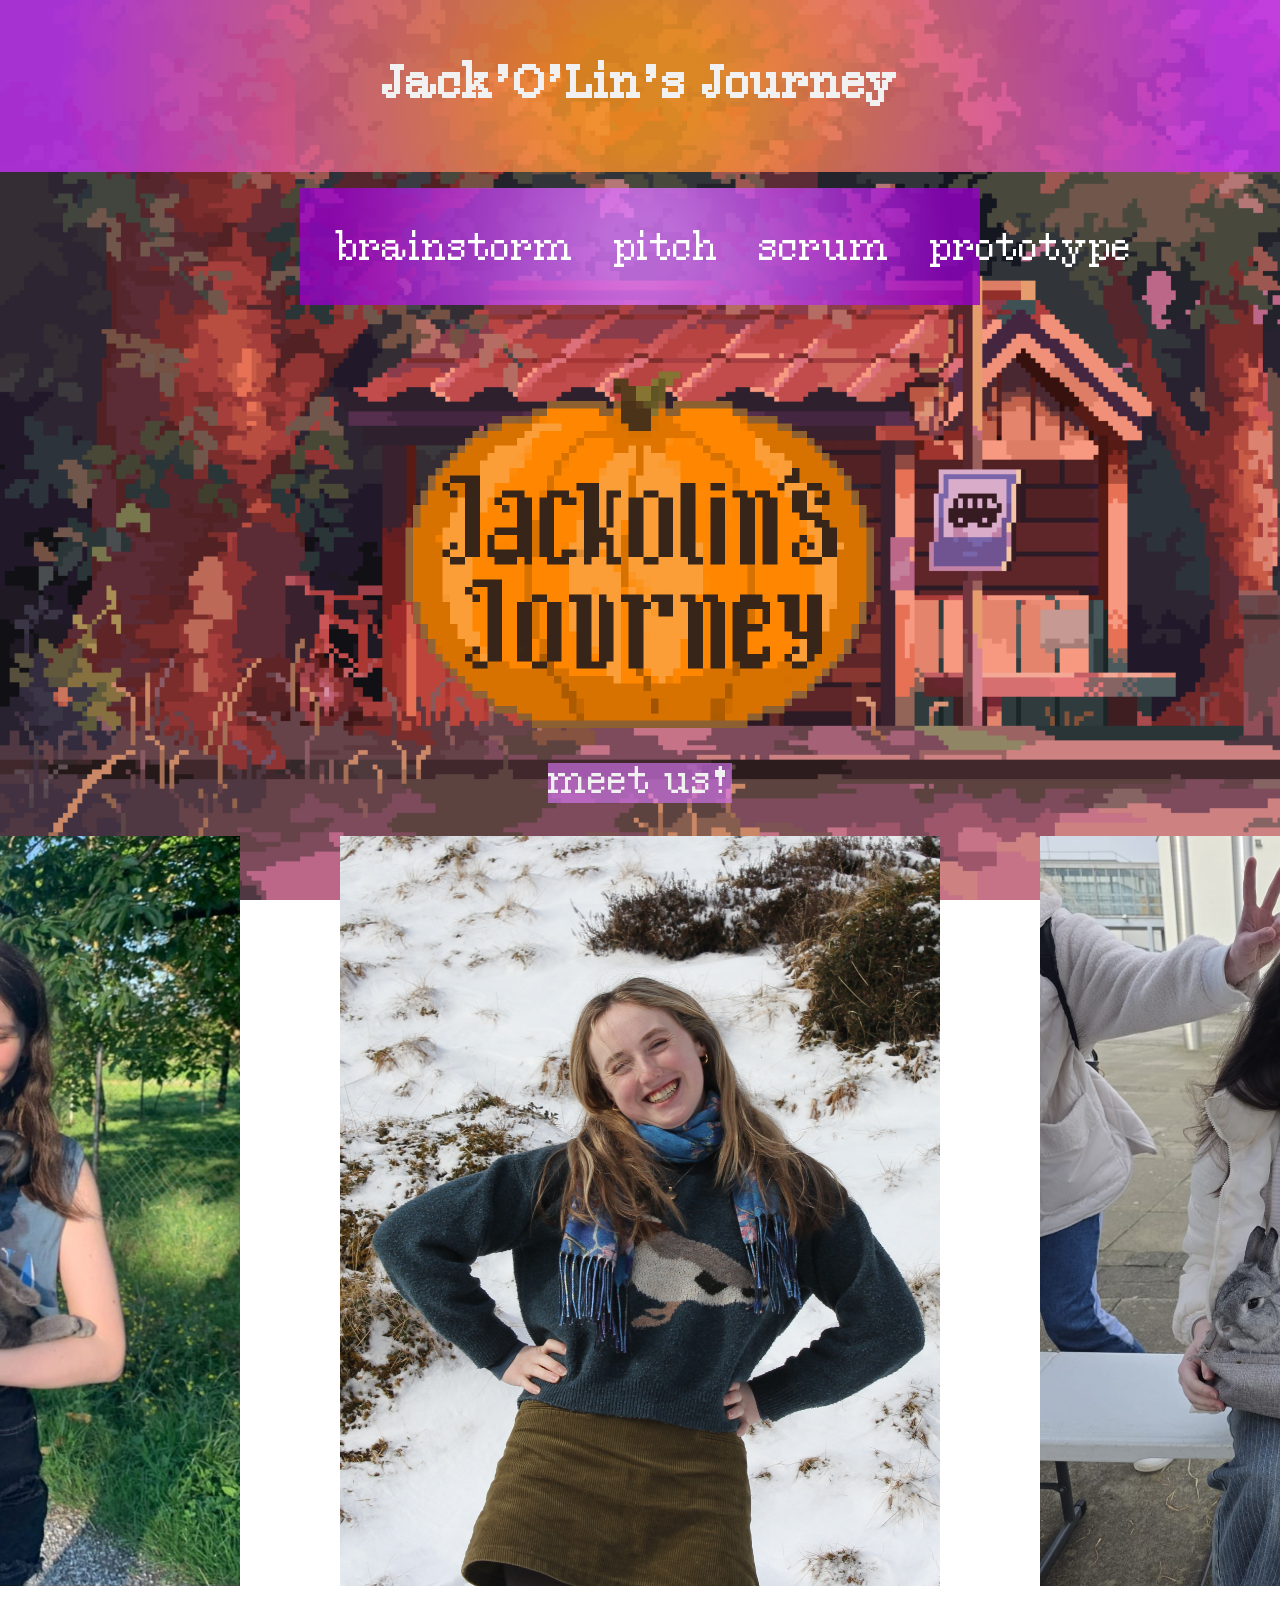
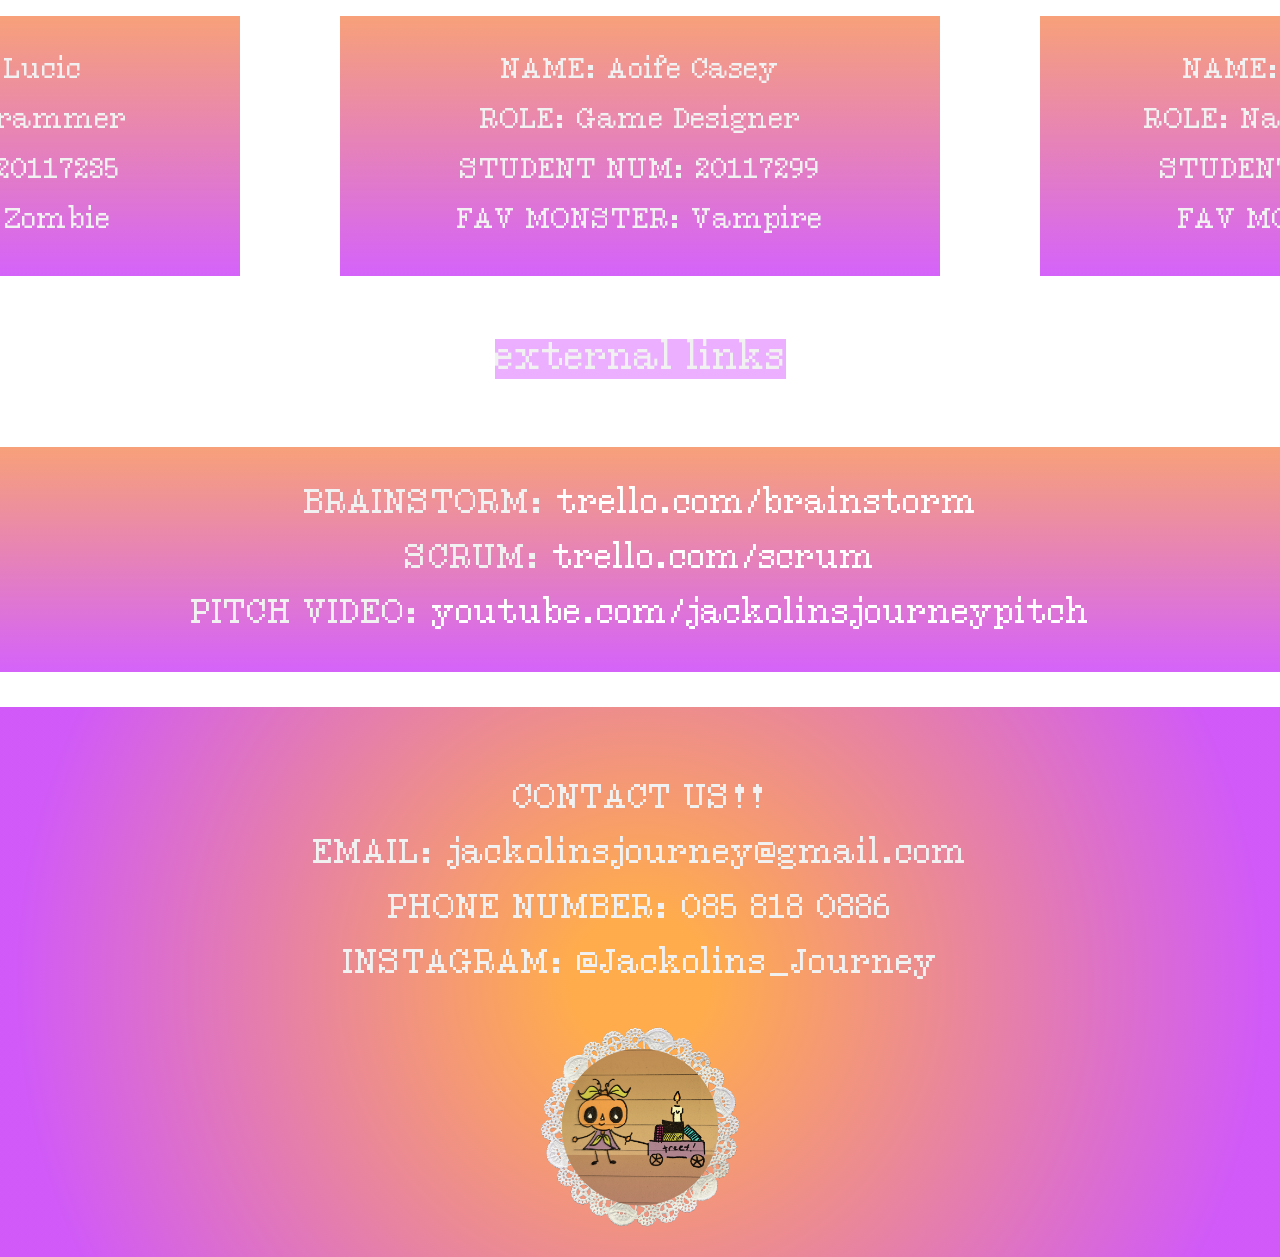
<file: index.html>
<!DOCTYPE html>
<html lang="en">
<head>
    <meta charset="UTF-8">
    <meta name="viewport" content="width=device-width, initial-scale=1.0">
    <link rel ="stylesheet" href="css/style.css">
    <div class="indexheader">
        <h1>Jack'O'Lin's Journey</h1>
    </div>
</head>
<body>
    <nav>
        <dl id="menu">
            <dt><a id="linkbox" href= "brainstorm.html">brainstorm</a></dt>
            <dt><a id="linkbox" href= "pitch.html">pitch</a></dt>
            <dt><a id="linkbox" href= "scrum.html">scrum</a></dt>
            <dt><a id="linkbox" href= "prototype.html">prototype</a></dt>
        </dl>
    </nav>
    
    <main class="index">
        <div id="title"><img src="images/logo.png" width="500px"></div>
        <div id="title">
            <h2 class="index">meet us!</h2>
        </div>
        <div class="bio">
            <div class="paragraphs">
                <img src="./images/karla.jpg" alt="ew" width="600px" height="750px">
                <p class="infobox">
                    NAME: Karla Lucic<br>
                    ROLE: Lead Programmer<br>
                    STUDENT NUM: 20117235<br>
                    FAV MONSTER: Zombie<br>
                </p>
            </div>

            <div class="paragraphs">
                <img src="./images/aoife.jpg" alt="ew" width="600px">
                <p class="infobox">
                    NAME: Aoife Casey<br>
                    ROLE: Game Designer<br>
                    STUDENT NUM: 20117299<br>
                    FAV MONSTER: Vampire<br>
                </p>
            </div>

            <div class="paragraphs">
                <img src="./images/kianna.jpg" alt="ew" width="600px"height="750px">
                <p class="infobox">
                    NAME: Kianna Croke<br>
                    ROLE: Narrative Designer<br>
                    STUDENT NUM: 20117735<br>
                    FAV MONSTER: Ghost<br>
                </p>
            </div>
        </div>

        <div id="title">
            <h2>external links</h2>
        </div>
        <div class="paragraphs">
            <p class="largeinfobox">
                BRAINSTORM: <a href="https://trello.com/invite/b/6ab63ac9114794ce65337733/ATTI94c0df93cc82462748995a28cef57c52E20430DF/countdown-brainstorm">trello.com/brainstorm</a>​<br>
                SCRUM: <a href="https://trello.com/invite/b/6ab63b25fa4d3e13791585ab/ATTId1c691dce2ce1957846fd5725b6e0a2bC73854FC/countdown-scrum">trello.com/scrum</a>​<br>
                PITCH VIDEO: <a href="https://youtu.be/T-R5lNdUUc0?si=zIbk7ZyVXl_-Hc-D">youtube.com/jackolinsjourneypitch</a>​<br>
            </p>
        </div>

    </main>

<footer>
    <div class="indexfooter">
        <p class="footertext">
            CONTACT US!!<br>
            EMAIL: jackolinsjourney@gmail.com​<br>
            PHONE NUMBER:  085 818 0886​<br>
            INSTAGRAM:  @Jackolins_Journey​
        </p>
        <img src="images/lace.png" width="200px">
    </div>
</footer>

</body>
</html>
</file>
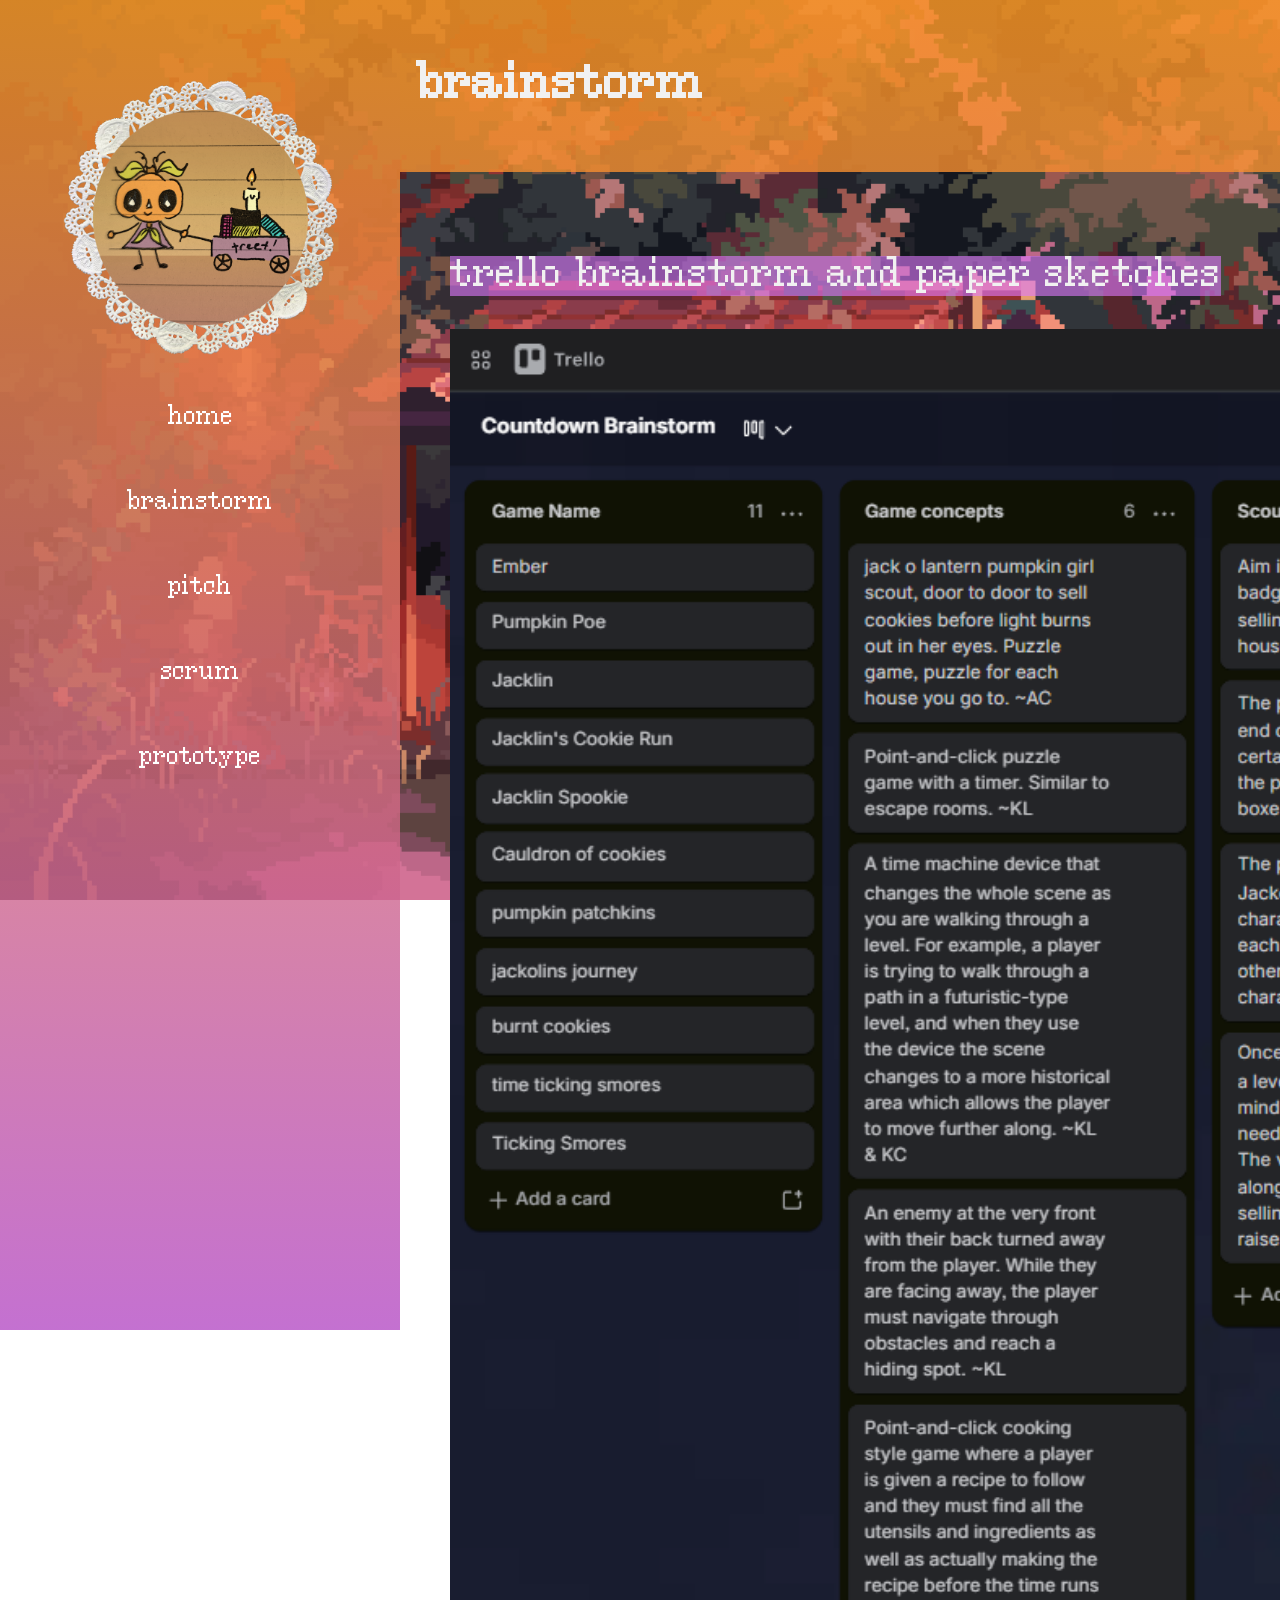
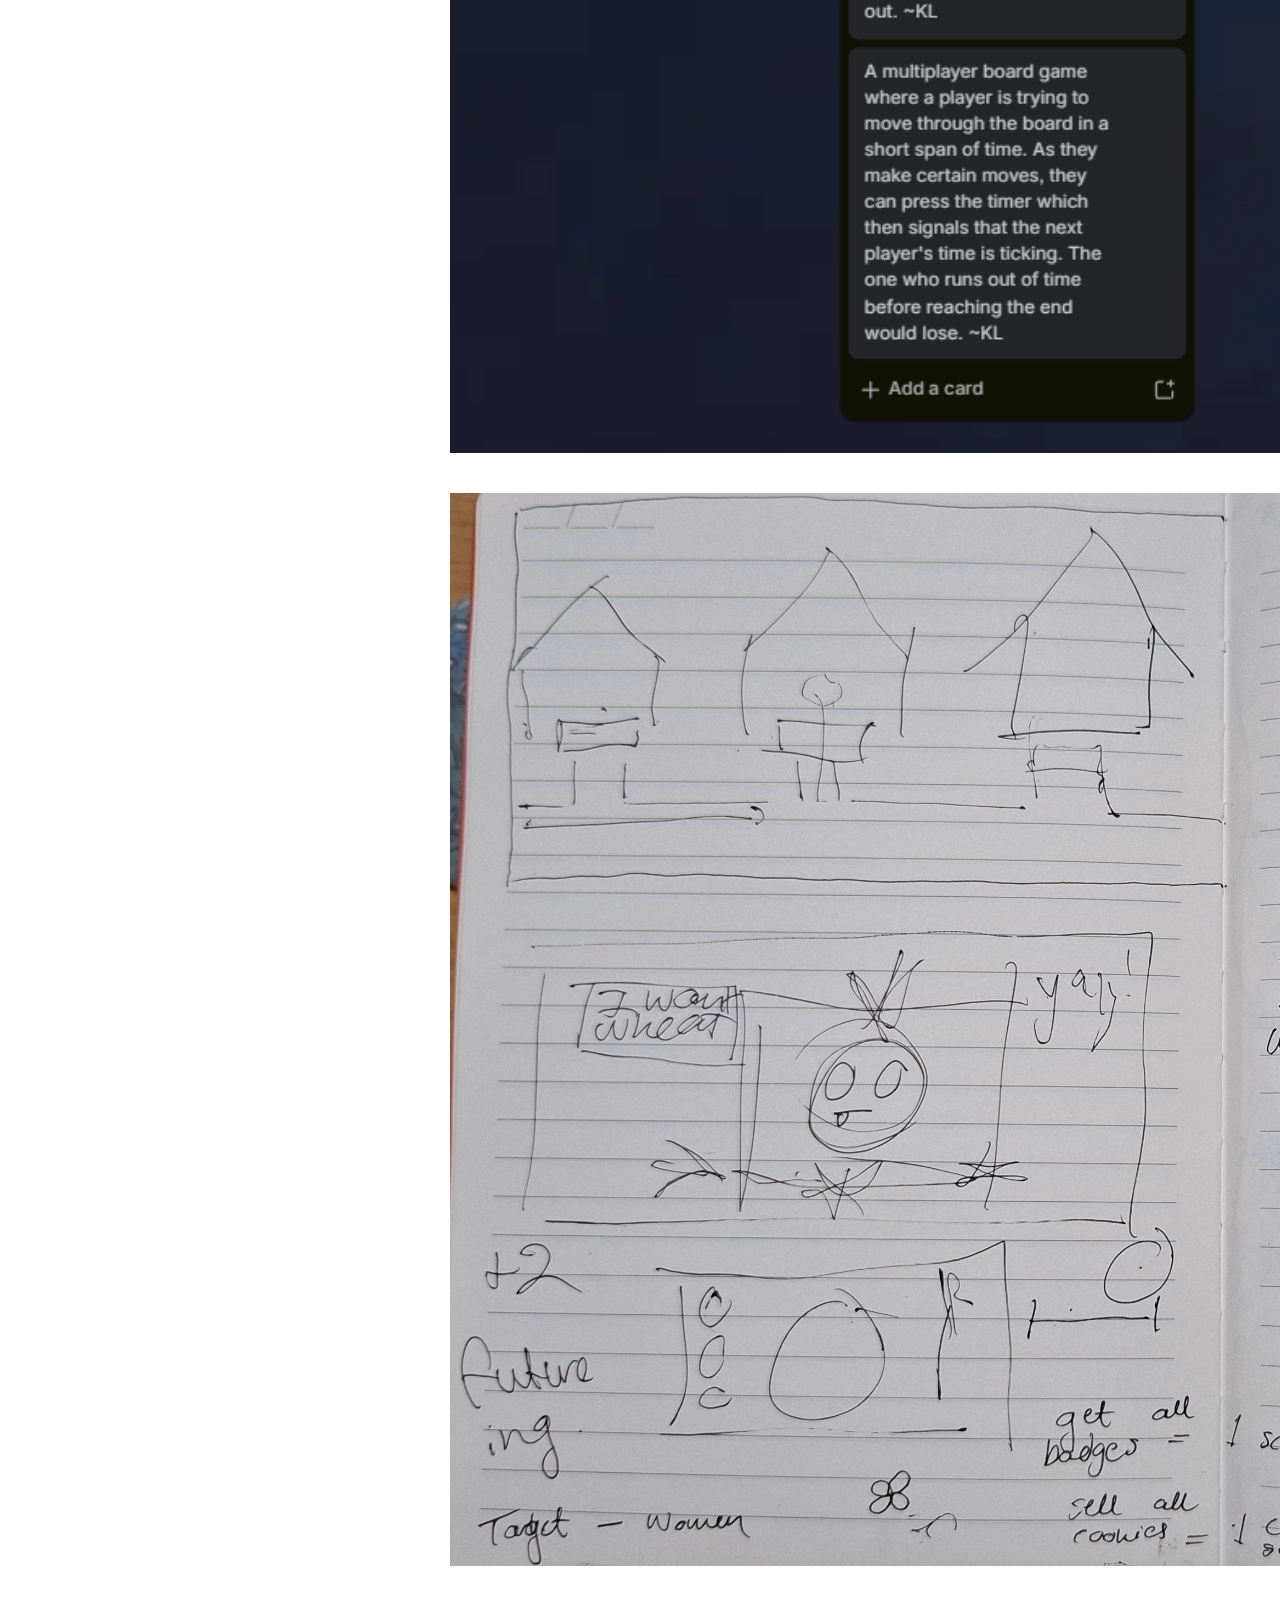
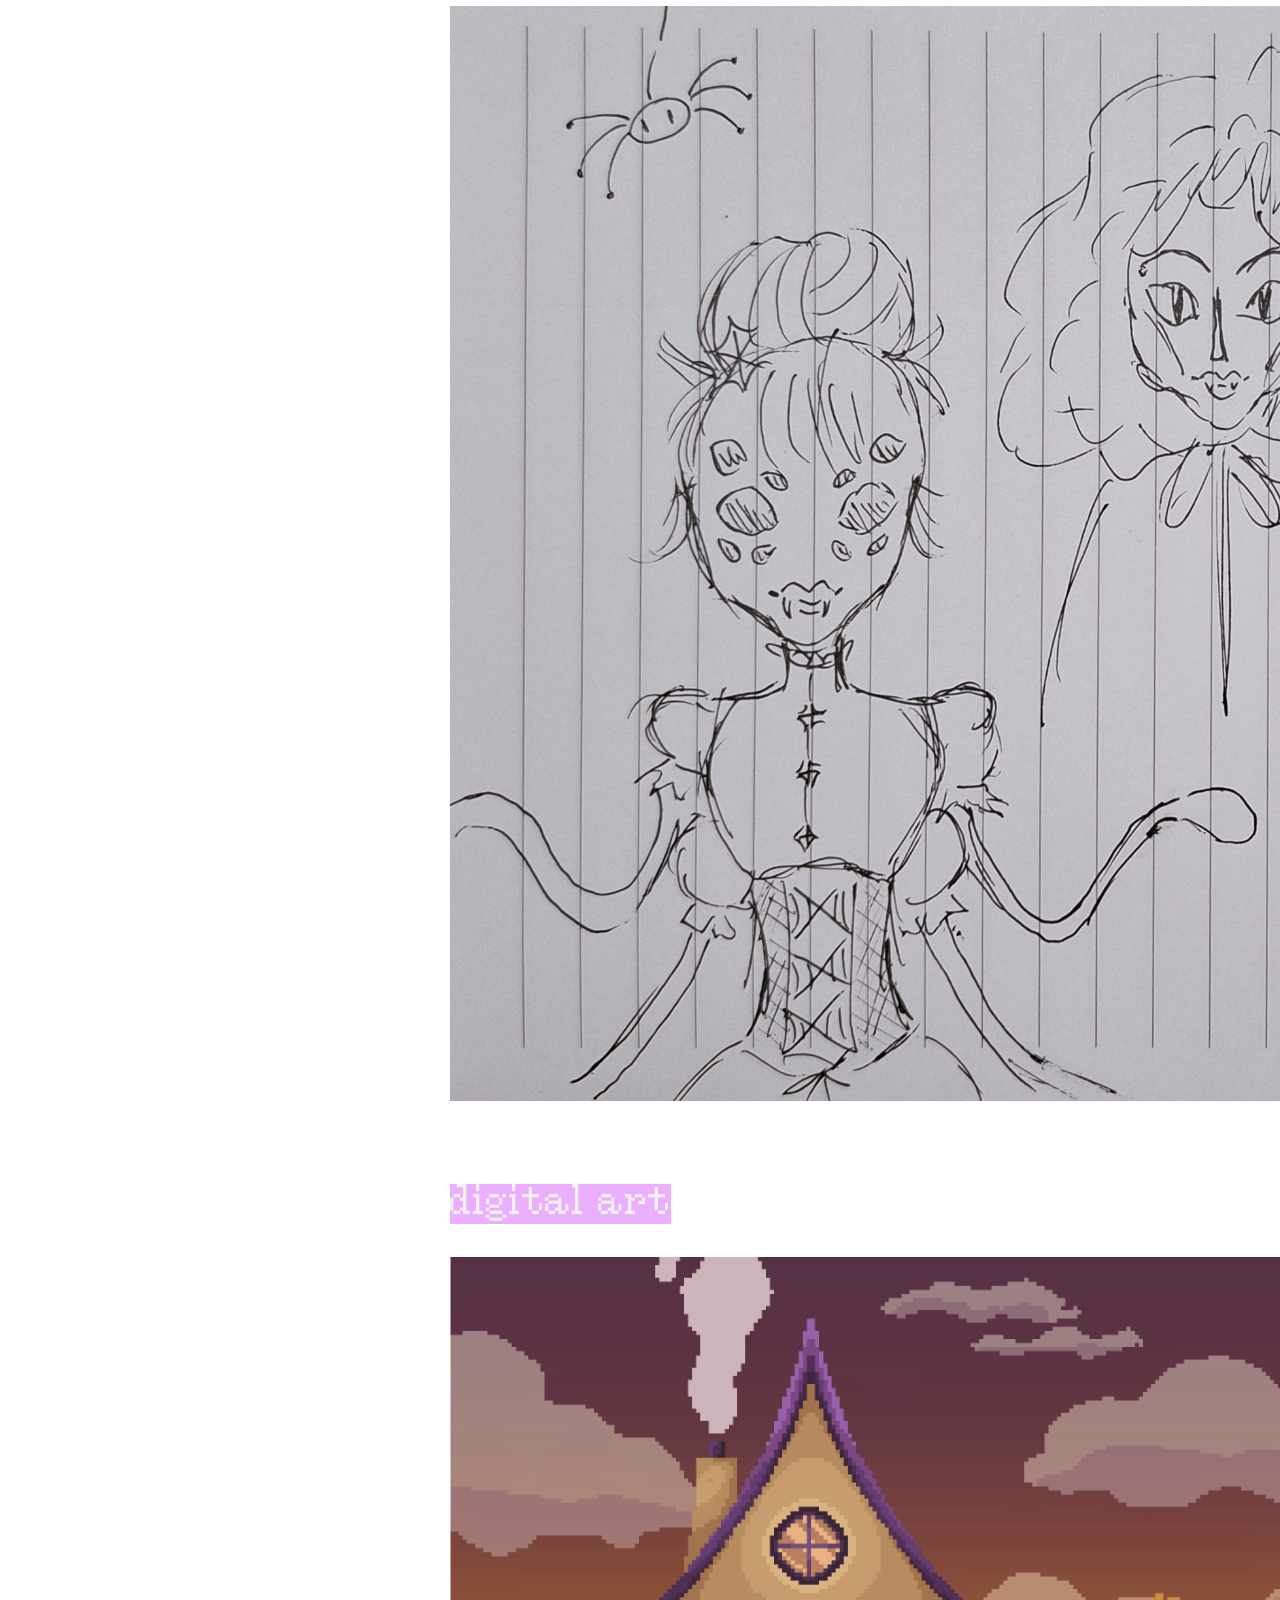
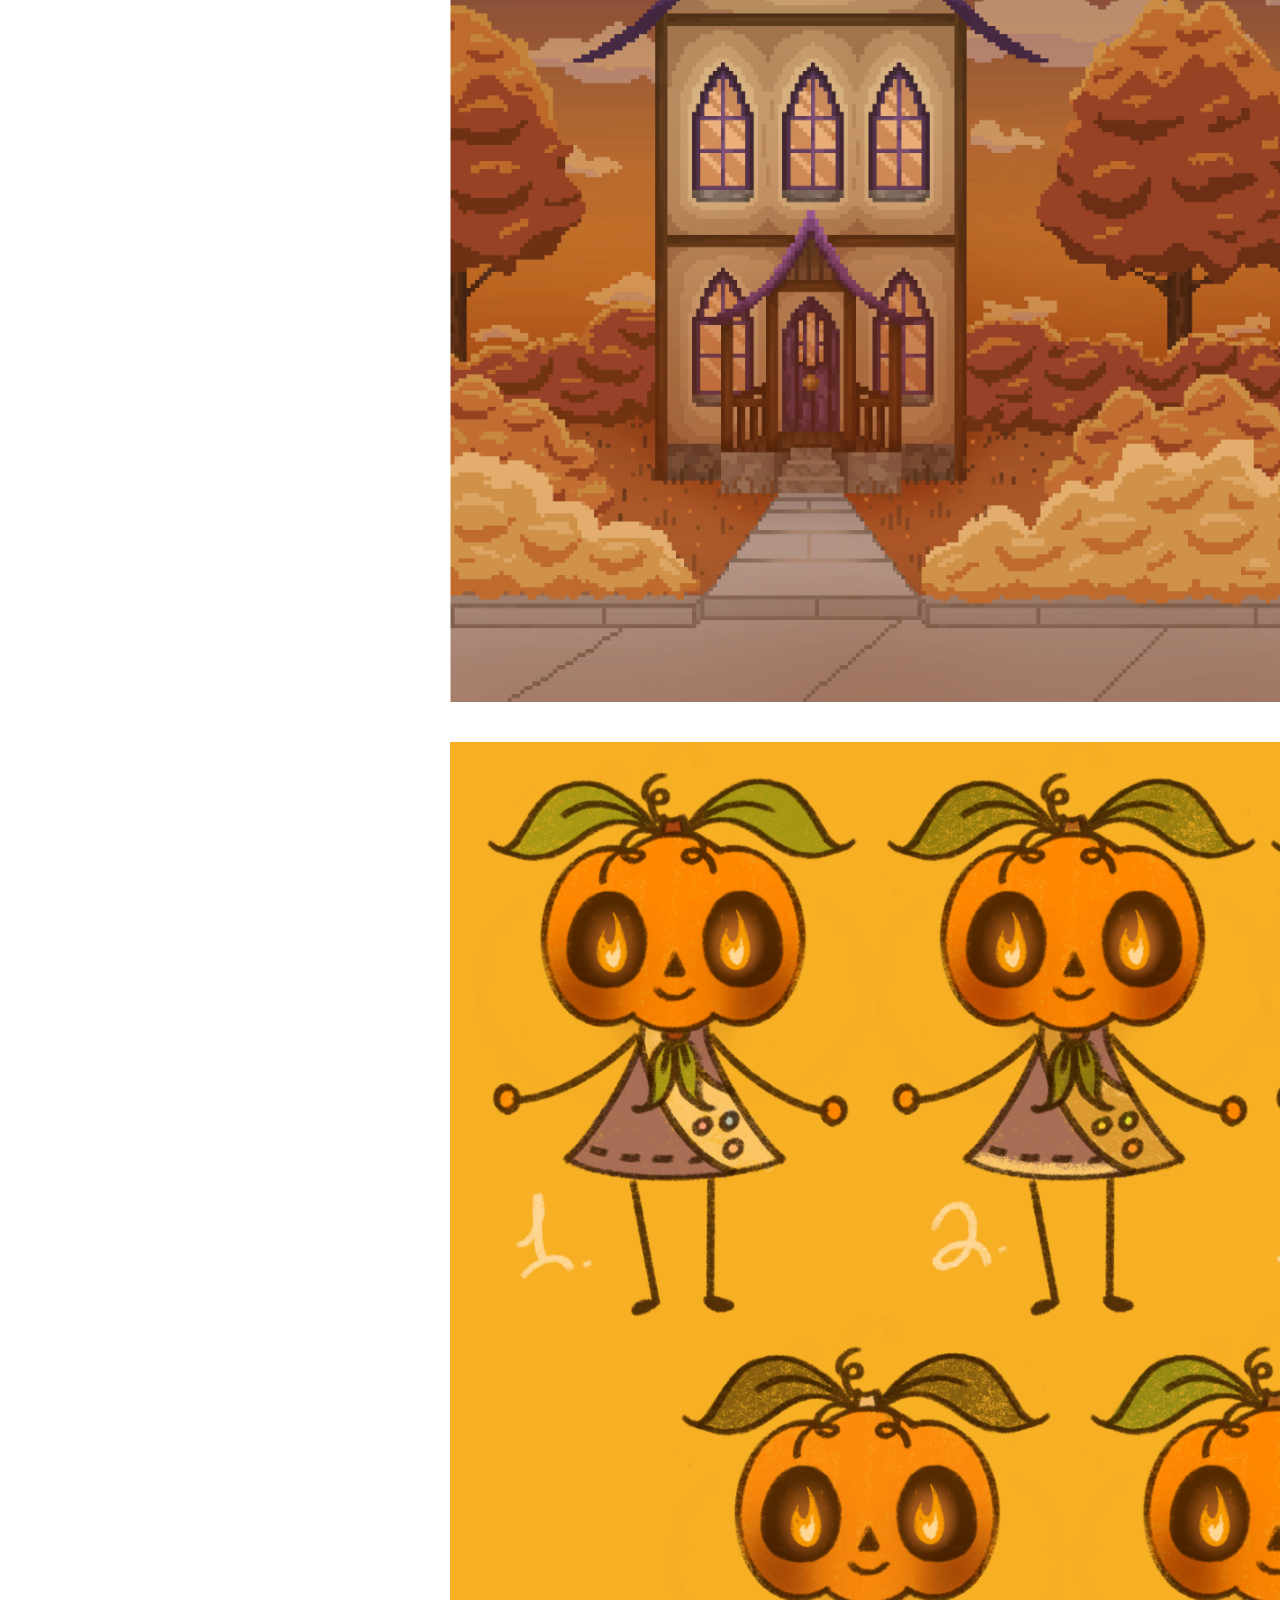
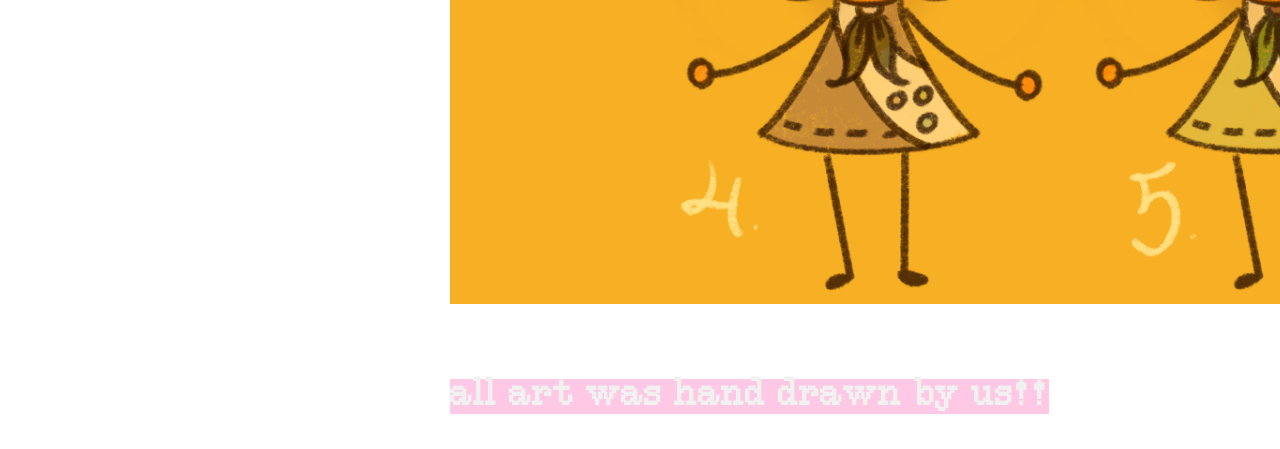
<file: brainstorm.html>
<!DOCTYPE html>
<html lang="en">
<head>
    <meta charset="UTF-8">
    <meta name="viewport" content="width=device-width, initial-scale=1.0">
    <link rel ="stylesheet" href="css/style.css">
    <div class="header">
        <h1>brainstorm</h1>
    </div>
</head>
<body>

    <div class="sidenav">
        <div class="navimg">
            <img src="./images/lace.png" alt="navpic" width="275px">
        </div>
        <a id="linkbox" href="index.html">home</a>
        <a id="linkbox" href="brainstorm.html">brainstorm</a>
        <a id="linkbox" href="pitch.html">pitch</a>
        <a id="linkbox" href="scrum.html">scrum</a>
        <a id="linkbox" href="prototype.html">prototype</a>
    </div>

    <main>
        <h2>trello brainstorm and paper sketches</h2><br>
        <div id="images">
            <div class="smallerimages">
                <img class="gallery" src="./images/trello.png" alt="ew" width="1500px"> 
                <img class="gallery" src="./images/brainstormpage1.jpg" alt="ew" width="1500px">
                <img class="gallery" src="./images/neighbour2.jpg" alt="ew" width="1520px"> 

            </div>
            <div class="smallerimages">
                <img class="gallery" src="./images/jlinsketch1.jpg" alt="ew" width="730px">
                <img class="gallery" src="./images/jlinsketch2.jpg" alt="ew" width="730px">
                <img class="gallery" src="./images/timersketch.jpg" alt="ew" width="730px">
                <img class="gallery" src="./images/lilvampire.jpg" alt="ew" width="730px">
                <img class="gallery" src="./images/jlinsketch3.jpg" alt="ew" width="730px">
            </div>
        </div>

        <h2>digital art</h2>
        <div id="images">
            <div class="smallerimages">
                <img class="gallery" src="./images/street.png" alt="ew" width="2250px"> 
                <img class="gallery" src="./images/jlin.png" width="2250px">
            </div>
        </div>

        <div id="paragraphs">
            <p class="note">all art was hand drawn by us!!</p>
        </div>
    </main>

<footer>

</footer>

</body>
</html>
</file>
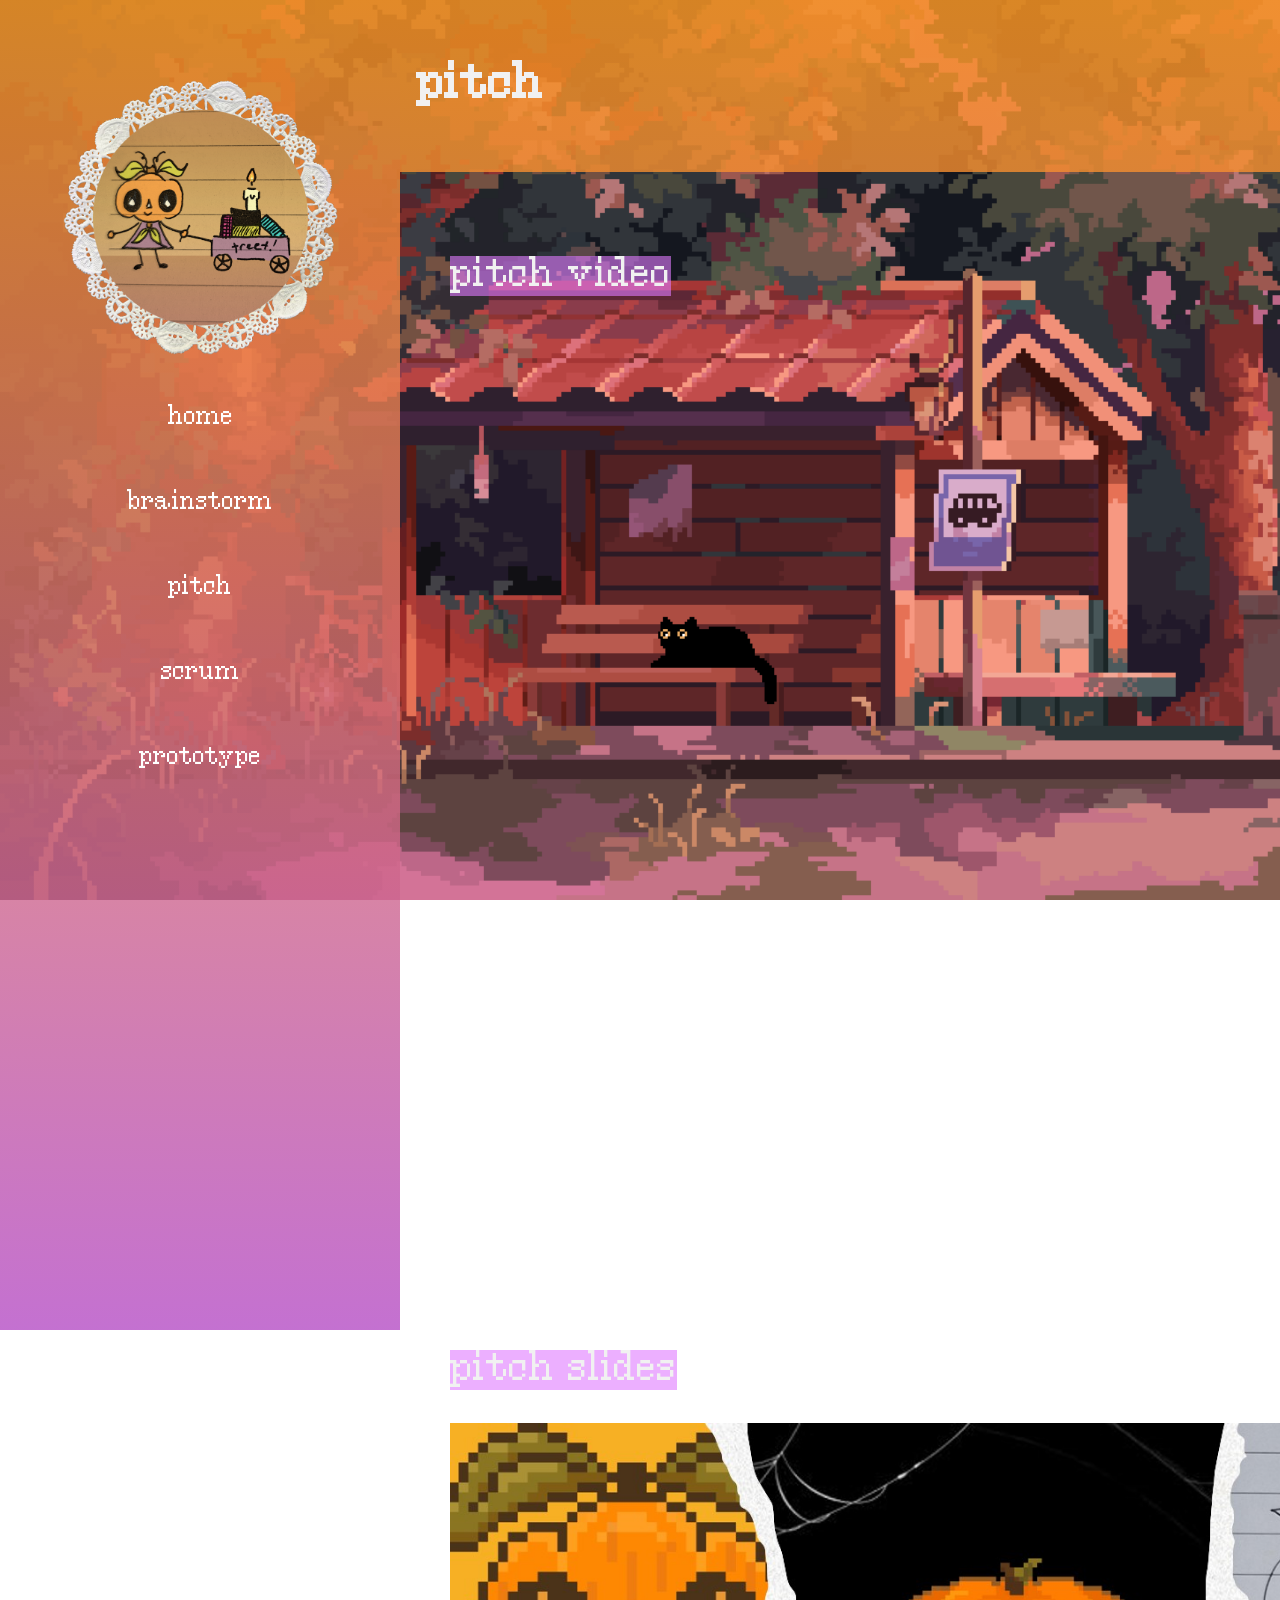
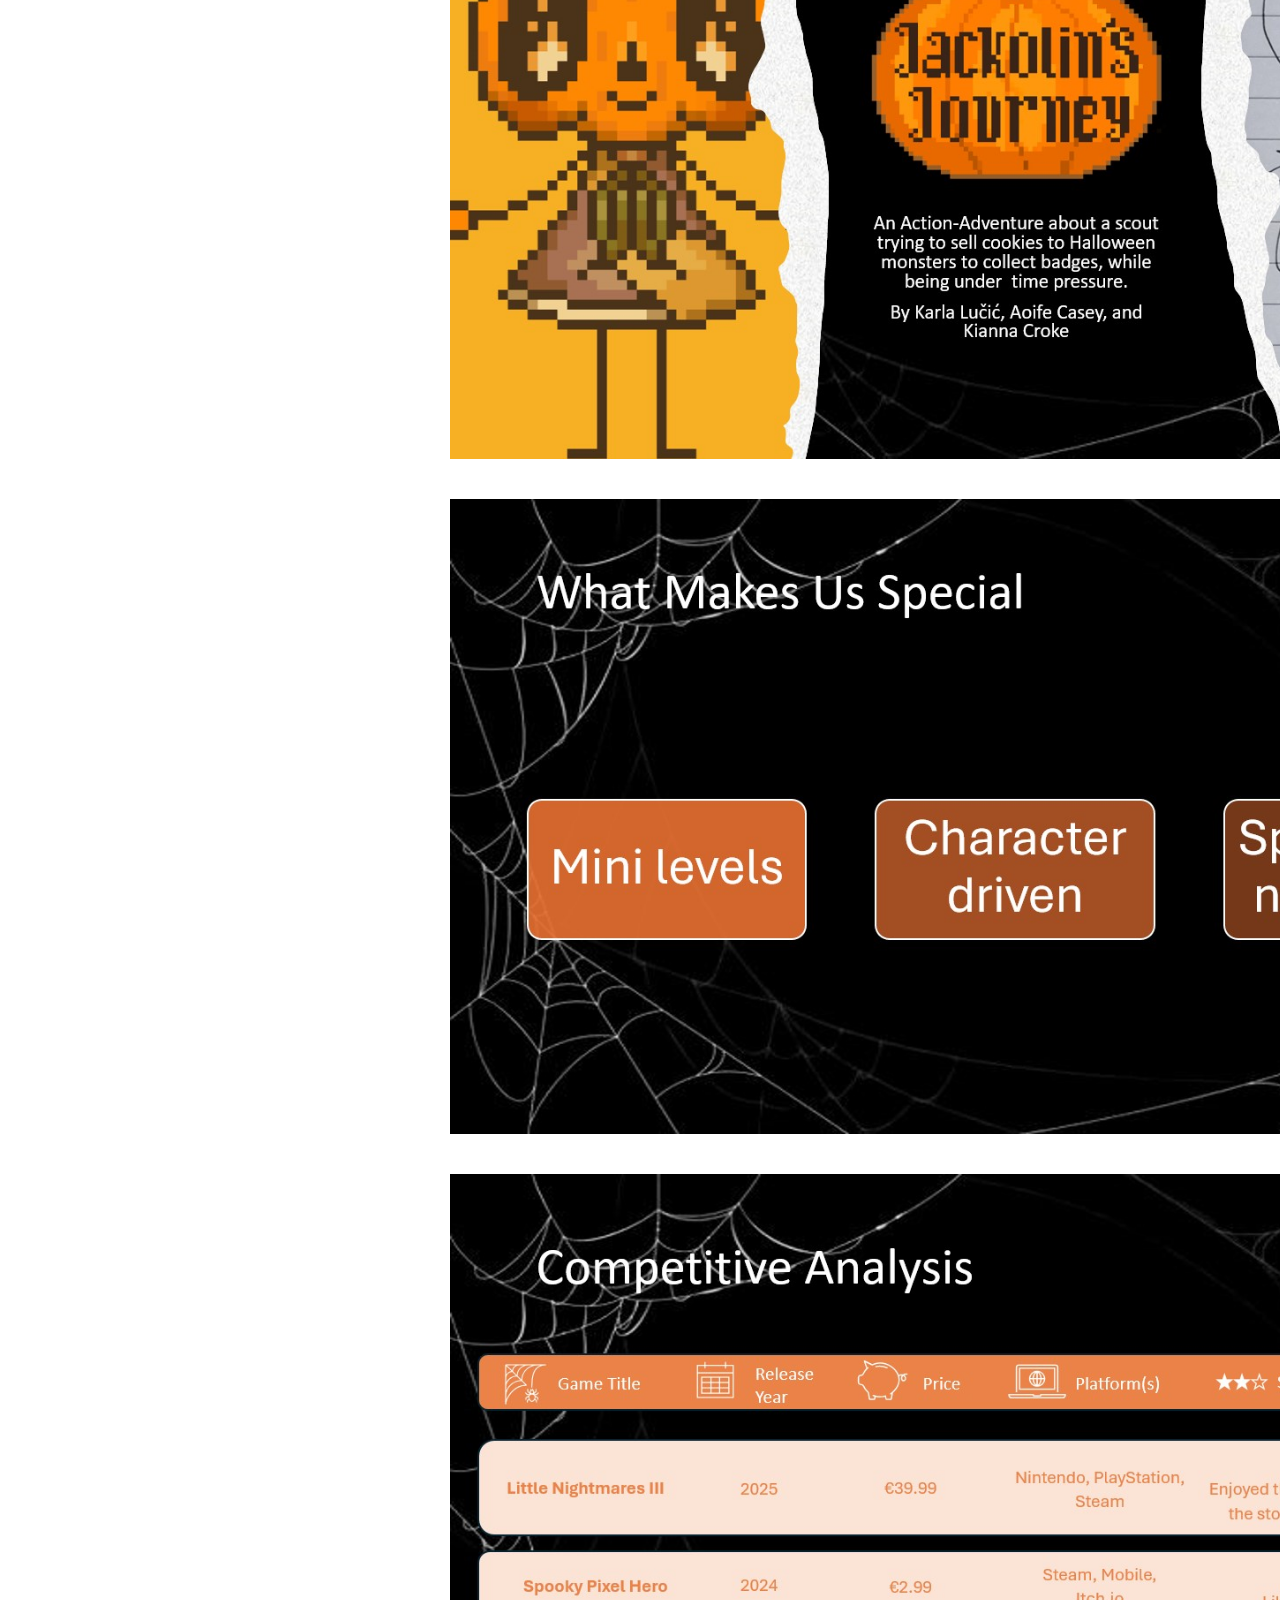
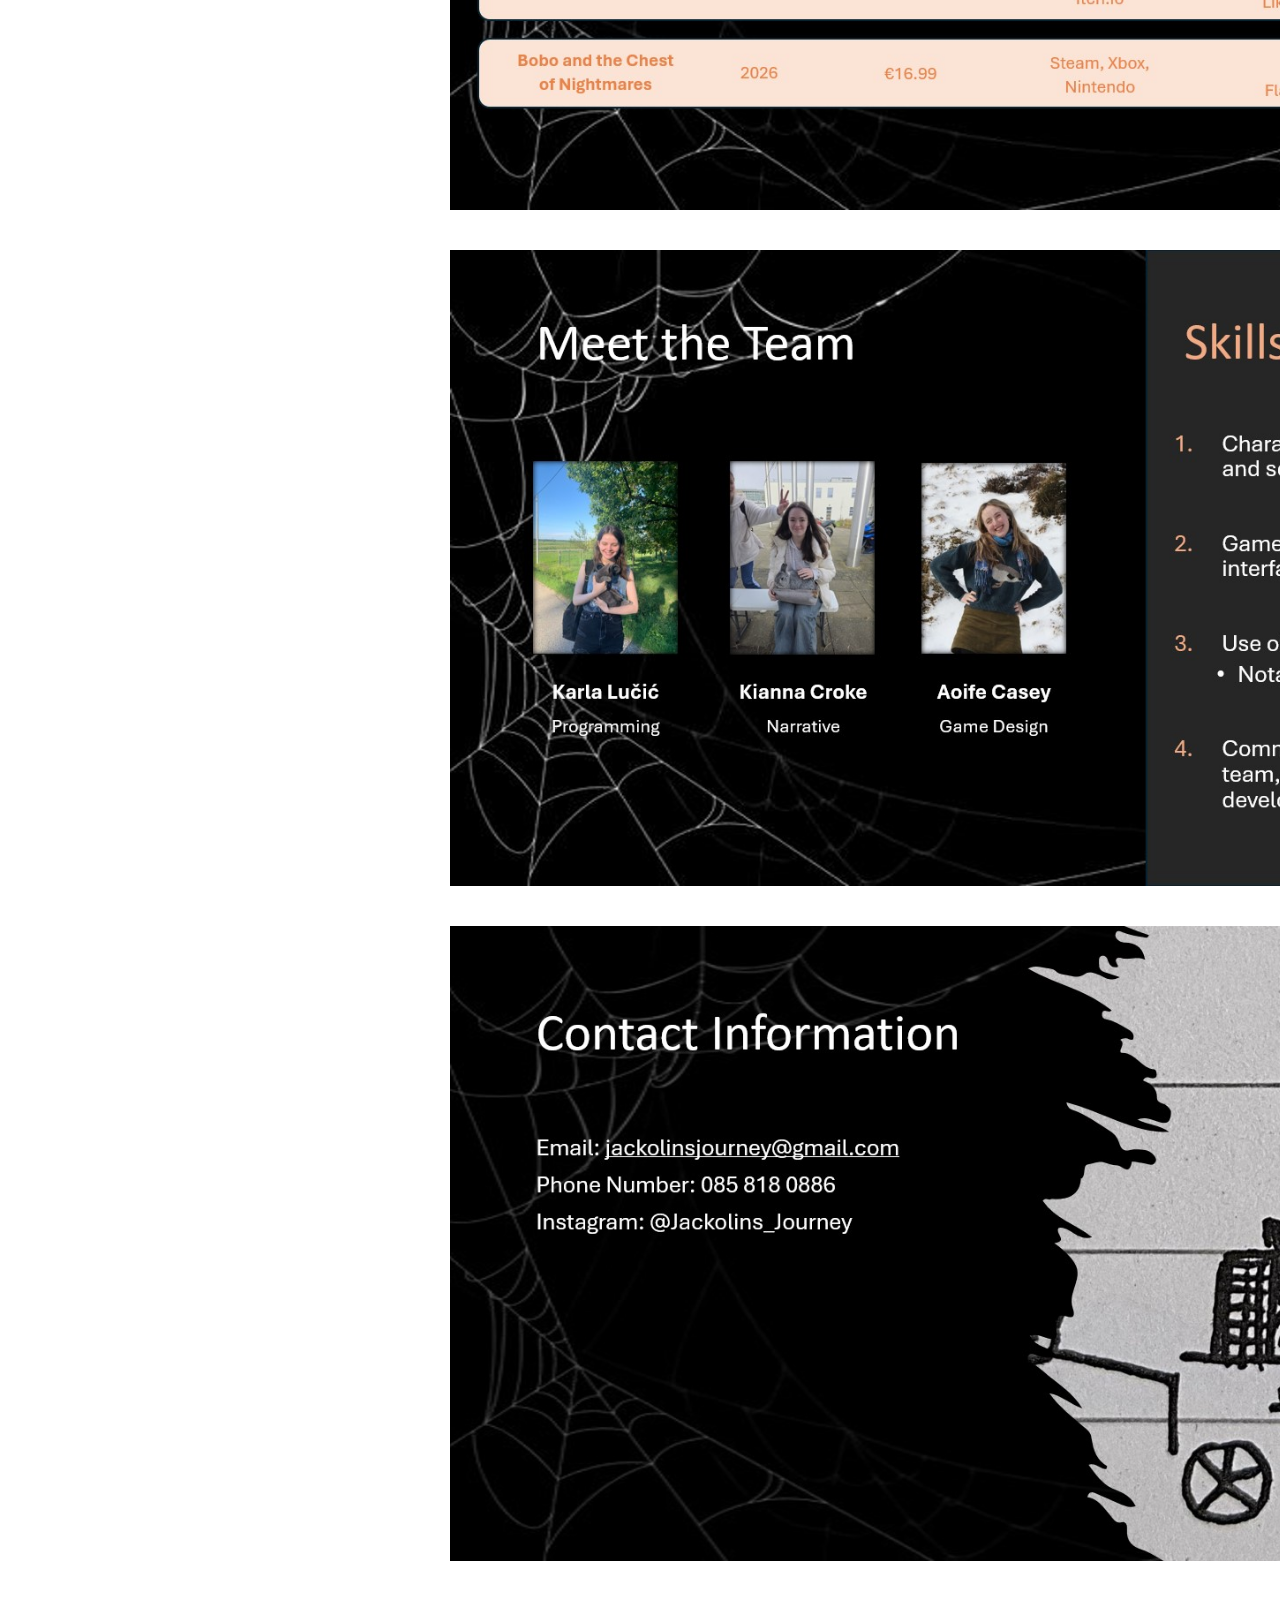
<file: pitch.html>
<!DOCTYPE html>
<html lang="en">
<head>
    <meta charset="UTF-8">
    <meta name="viewport" content="width=device-width, initial-scale=1.0">
    <link rel ="stylesheet" href="css/style.css">
    <div class="header">
        <h1>pitch</h1>
    </div>
</head>
<body>

    <div class="sidenav">
        <div class="navimg">
            <img src="images/lace.png" alt="navpic" width="275px">
        </div>
        <a id="linkbox" href="index.html">home</a>
        <a id="linkbox" href="brainstorm.html">brainstorm</a>
        <a id="linkbox" href="pitch.html">pitch</a>
        <a id="linkbox" href="scrum.html">scrum</a>
        <a id="linkbox" href="prototype.html">prototype</a>
    </div>

    <main>
        <h2>pitch video</h2>
        <div>
            <iframe width="1750px" height="984px" src="https://www.youtube.com/embed/T-R5lNdUUc0?si=ZxQEXvM1fHMa2xKw" title="YouTube video player" frameborder="0" allow="accelerometer; autoplay; clipboard-write; encrypted-media; gyroscope; picture-in-picture; web-share" referrerpolicy="strict-origin-when-cross-origin" allowfullscreen></iframe>    
        </div>

        <h2>pitch slides</h2>
        <div id="images">
            <div class="smallerimages">
                <img class="gallery" src="./images/Slide1.jpg" alt="ew" width="1130px"> 
                <img class="gallery" src="./images/Slide3.jpg" alt="ew" width="1130px"> 
                <img class="gallery" src="./images/Slide5.jpg" alt="ew" width="1130px"> 
                <img class="gallery" src="./images/Slide7.jpg" alt="ew" width="1130px"> 
                <img class="gallery" src="./images/Slide9.jpg" alt="ew" width="1130px"> 


            </div>
            <div class="smallerimages">
                <img class="gallery" src="./images/Slide2.jpg" alt="ew" width="1130px"> 
                <img class="gallery" src="./images/Slide4.jpg" alt="ew" width="1130px"> 
                <img class="gallery" src="./images/Slide6.jpg" alt="ew" width="1130px"> 
                <img class="gallery" src="./images/Slide8.jpg" alt="ew" width="1130px"> 
            </div>
        </div>

        </div>
        </main>

<footer>

</footer>

</body>
</html>
</file>
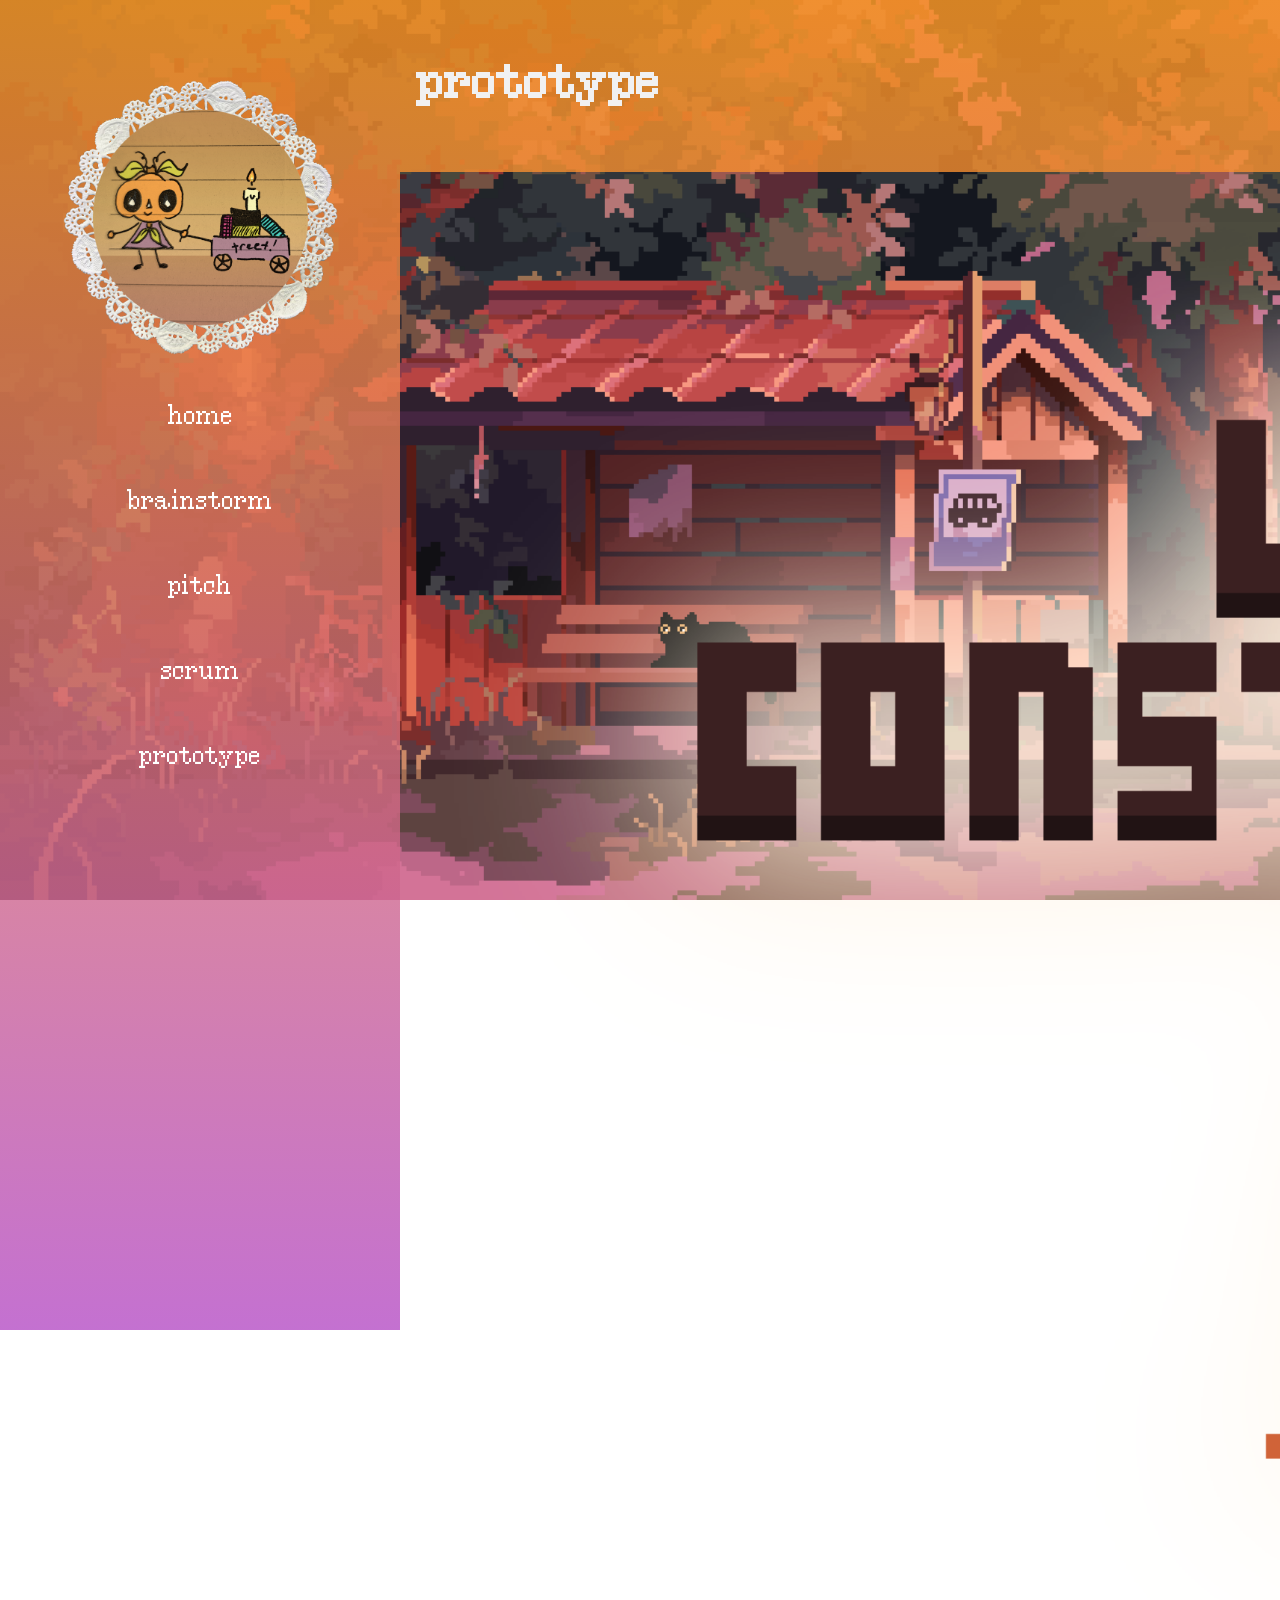
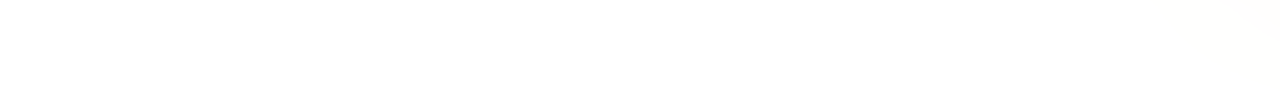
<file: prototype.html>
<!DOCTYPE html>
<html lang="en">
<head>
    <meta charset="UTF-8">
    <meta name="viewport" content="width=device-width, initial-scale=1.0">
    <link rel ="stylesheet" href="css/style.css">
    <div class="header">
        <h1>prototype</h1>
    </div>
</head>
<body>

    <div class="sidenav">
        <div class="navimg">
            <img src="images/lace.png" alt="navpic" width="275px">
        </div>
        <a id="linkbox" href="index.html">home</a>
        <a id="linkbox" href="brainstorm.html">brainstorm</a>
        <a id="linkbox" href="pitch.html">pitch</a>
        <a id="linkbox" href="scrum.html">scrum</a>
        <a id="linkbox" href="prototype.html">prototype</a>
    </div>

    <main>
        <img src="images/const.png" width="2250px">
    </main>

<footer>

</footer>

</body>
</html>
</file>
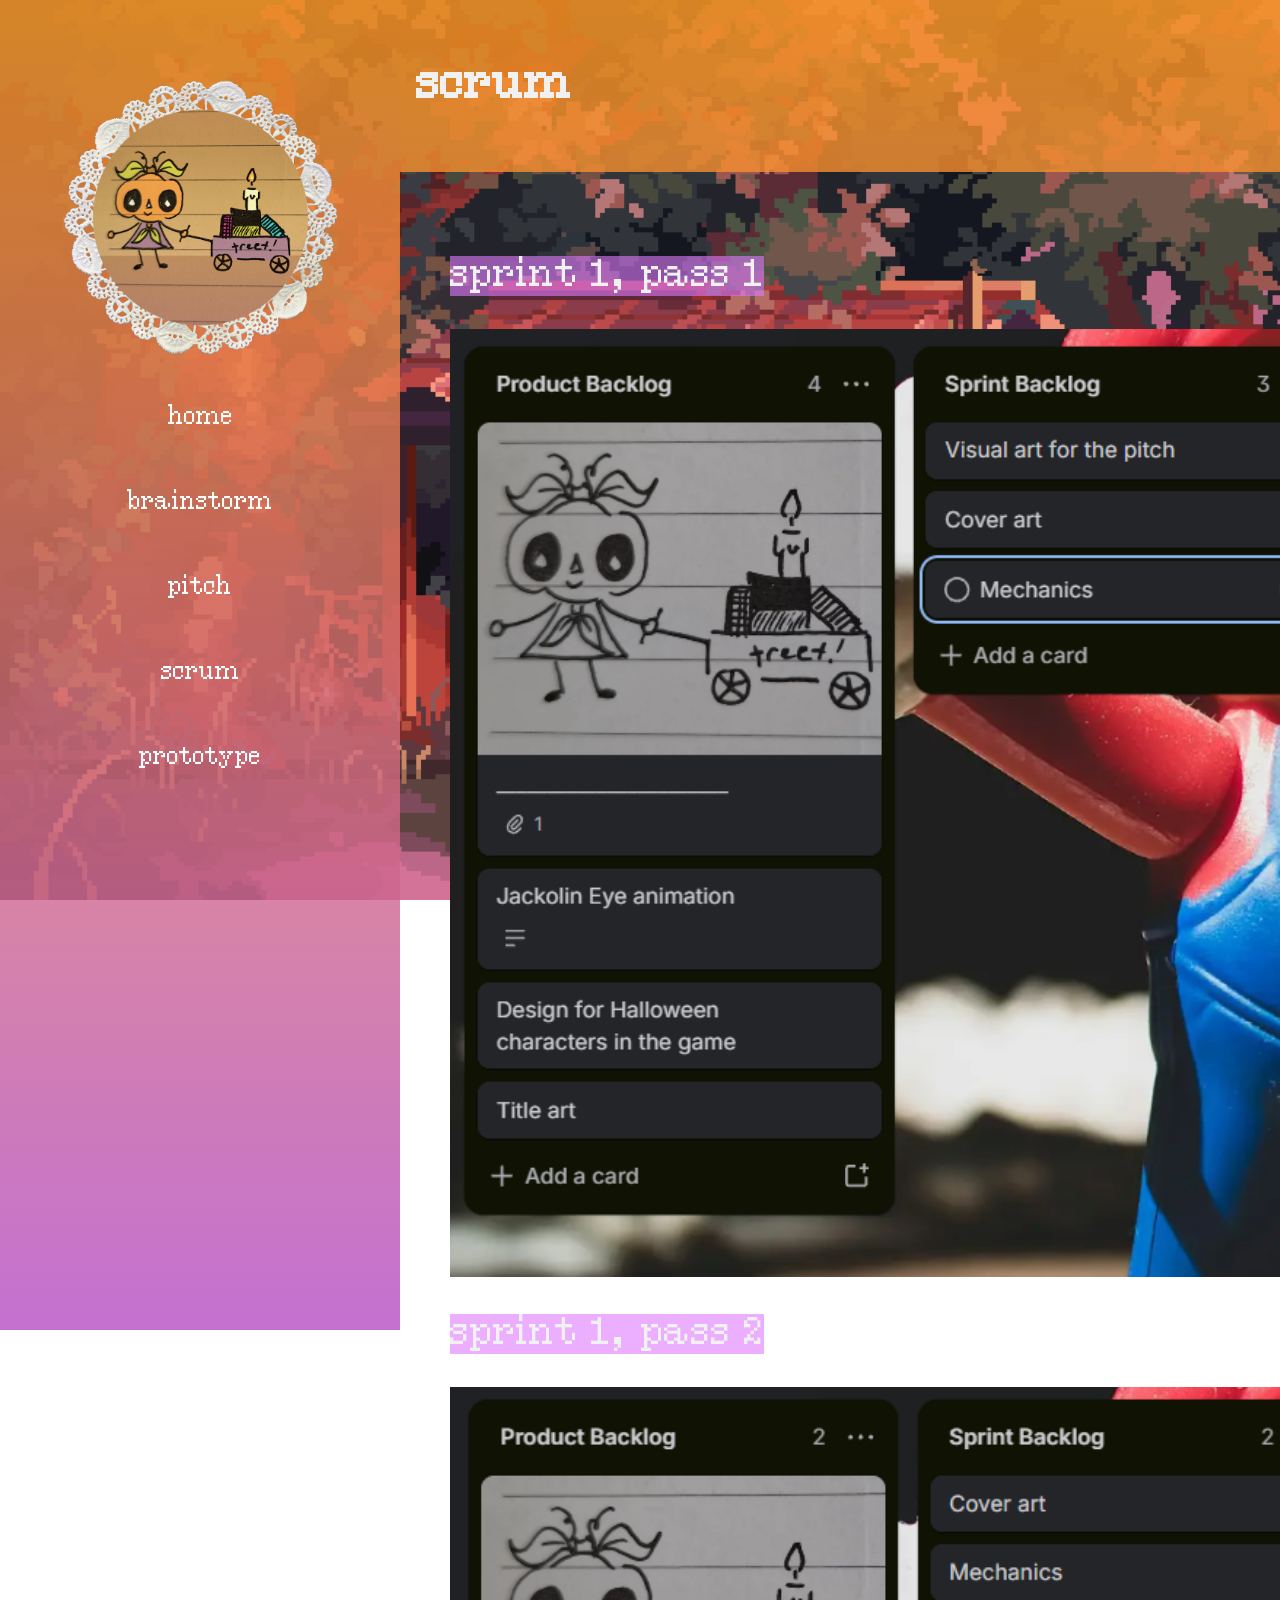
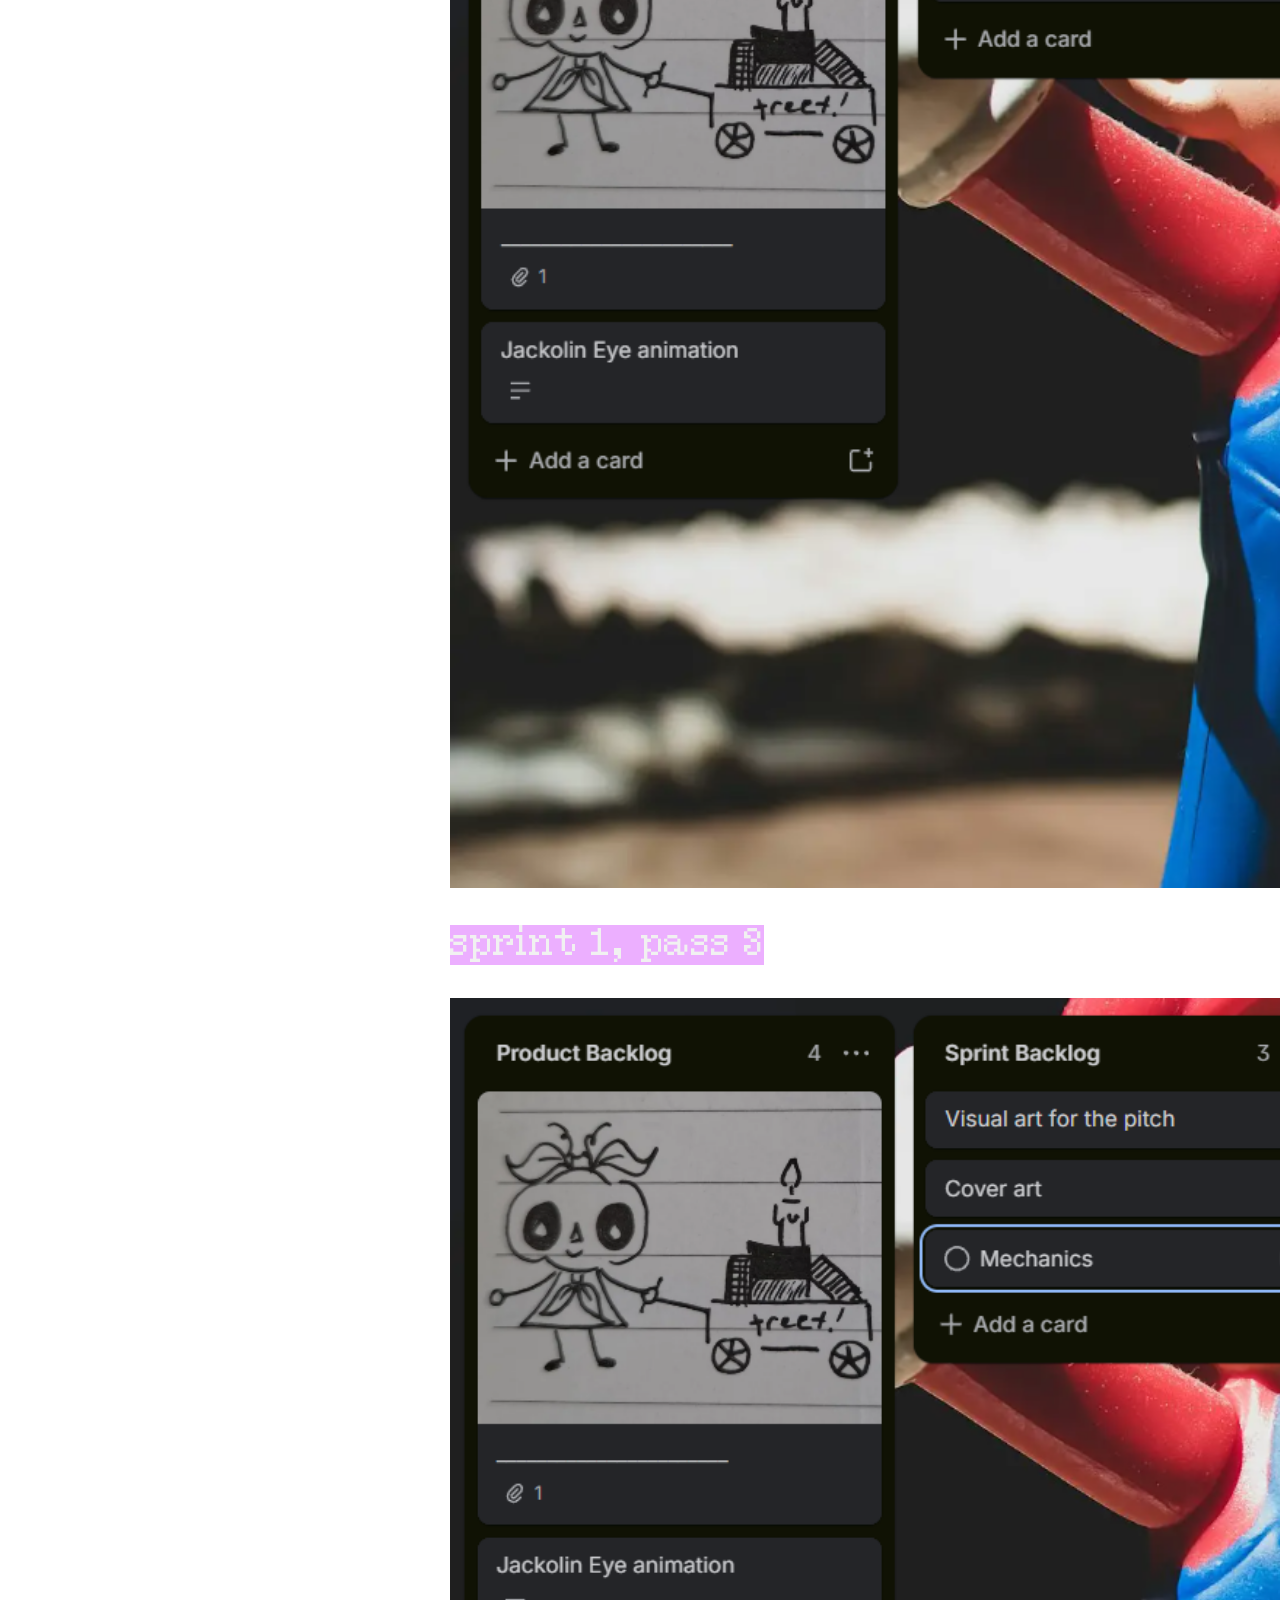
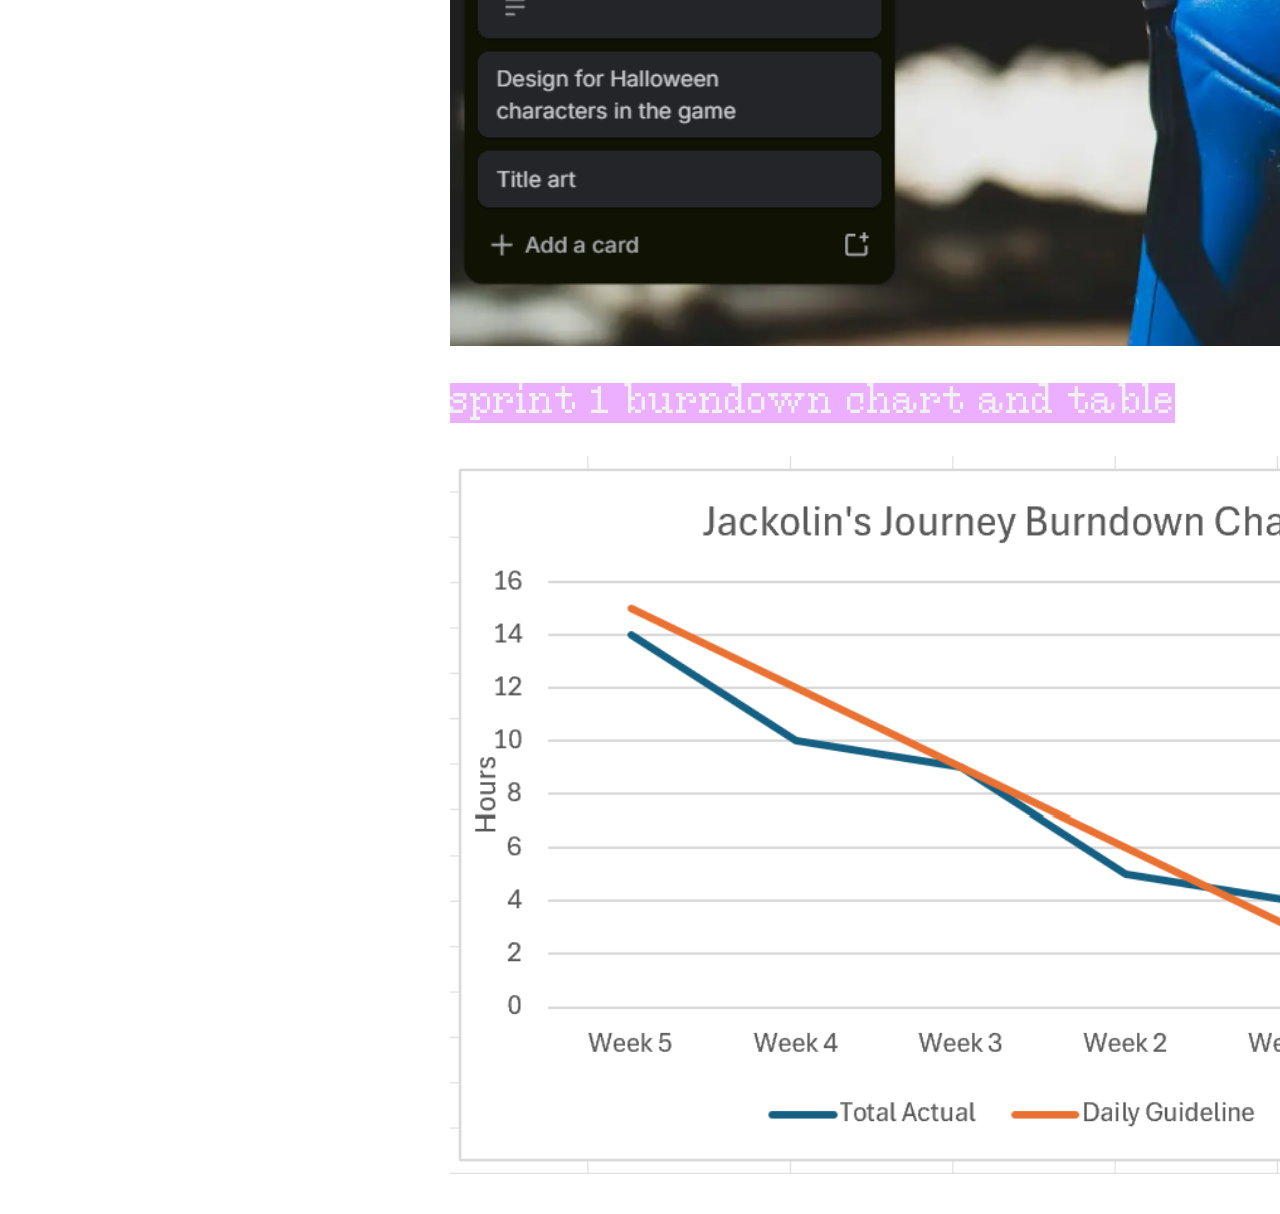
<file: scrum.html>
<!DOCTYPE html>
<html lang="en">
<head>
    <meta charset="UTF-8">
    <meta name="viewport" content="width=device-width, initial-scale=1.0">
    <link rel ="stylesheet" href="css/style.css">
    <div class="header">
        <h1>scrum</h1>
    </div>
</head>
<body>

    <div class="sidenav">
        <div class="navimg">
            <img src="images/lace.png" alt="navpic" width="275px">
        </div>
        <a id="linkbox" href="index.html">home</a>
        <a id="linkbox" href="brainstorm.html">brainstorm</a>
        <a id="linkbox" href="pitch.html">pitch</a>
        <a id="linkbox" href="scrum.html">scrum</a>
        <a id="linkbox" href="prototype.html">prototype</a>
    </div>

    <main>
        <h2>sprint 1, pass 1</h2>
        <img src="./images/scrum1.png" alt="ew" width="2250px">
        
        <h2>sprint 1, pass 2</h2>
        <img src="./images/scrum2.png" alt="ew" width="2250px">

        <h2>sprint 1, pass 3</h2>
        <img src="./images/scrum1.png" alt="ew" width="2250px">
        
        <h2>sprint 1 burndown chart and table</h2>
        <div id="images">
            <div class="smallerimages">
                <img class="gallery" src="./images/burndownchart.png" alt="ew" width="1120px"> 
            </div>
            <div class="smallerimages">
                <img class="gallery" src="./images/table.png" alt="ew" width="1120px">
            </div>
        </div>
    </main>

<footer>

</footer>

</body>
</html>
</file>
<file: css/style.css>
html, body {
  margin: 0;
  padding: 0;
}

@font-face {
  font-family: 'Reindeer Modern';
  src: url('../fonts/reindeer-modern.ttf') format('truetype');
}

body {
    background-image: url(../images/background.gif);
    background-repeat: fixed;
    background-size: cover;
    background-attachment:fixed;
    display: flex;
    flex-direction: column;
    flex-grow: 1;
    height: 513px;
}

main {
  padding-left: 450px;
  padding-top: 50px;
  padding-right: 50px;
}

.sidenav {
  height: 1250px;
  width: 400px;
  position: fixed;
  z-index: 10;
  top: 0;
  left: 0;
  background-image: linear-gradient(to bottom, rgba(255 ,151, 32, 0.8), rgba(181, 77, 197, 0.8));
  overflow-x: hidden;
  padding-top: 80px;
  display: flex;
  flex-direction: column;
}

.sidenav a {
  padding-bottom: 60px;
  text-decoration: none;
  font-size: 25px;
  color: #ffffff;
  display: flex;
  flex-direction: column;
  align-items: center;
  justify-content: left;
  font-family: 'Reindeer Modern', serif;
}

a:link {
  color: #ffffff;
  font-family: 'Reindeer Modern';
  text-align: center;
  text-decoration: none;
}

a:visited {
  color: #ffffff;
  font-family: 'Reindeer Modern';
  text-align: center;
  text-decoration: none;
}

a:hover {
  color: #ffffff;
  font-family: 'Reindeer Modern';
  text-align: center;
  text-decoration: none;
}

a:active {
  color: #ffebc5;
  font-family: 'Reindeer Modern';
  text-align: center;
  text-decoration: none;
  font-weight: bold;
}

.sidenav a:hover {
  color: #fff7cf;
}

.main {
  margin-left: 600px; 
  display: flex;
}

.header {
  position: sticky;
  top: 0;
  padding: 30px 16px;
  margin-left: 400px;
  background-image: linear-gradient(to bottom, rgba(255, 151, 32, 0.8 ), rgba(247, 143, 48, 0.8));
  color: #f1f1f1;
  z-index: 1;
  font-family: 'Reindeer Modern';
}

h1 {
  font-size: xxx-large;
  font-family: 'Reindeer Modern';
  color: #f1f1f1;
}

h2 {
  font-size: 40px;
  font-family: 'Reindeer Modern';
  color: #f1f1f1;
  font-weight: normal;
  background-color: rgba(224, 123, 255, 0.6);
  display: inline-block;
}

h3 {
  font-size: 40px;
  font-family: 'Reindeer Modern';
  color: #f1f1f1;
  font-weight: normal;
  display: inline-block;
}

.navimg {
  display: flex;
  justify-content: center;
  padding-bottom: 50px ;
}

img.gallery {
  padding-right: 40px;
  padding-bottom: 40px;
  vertical-align: text-top;
}

#images {
  display: flex;
}

.smallerimages {
  display: flex;
  flex-direction: column;
}

p {
  font-size: 40px;
  font-family: 'Reindeer Modern';
  color: #f1f1f1;
  font-weight: normal;
  background-color: rgba(224, 123, 255, 0.6);
  display: inline-block;
  justify-content: center;
}

.footertext{
    font-family: 'Reindeer Modern';
    font-size: 35px;
    text-align: center;
    line-height: 55px;
    background-color: rgba(0, 0, 0, 0);
}

main.index {
  padding-left: 50px;
  padding-top: 50px;
  padding-right: 50px;
}

#title {
  display: flex;
  justify-content: space-evenly;
  align-items: center;
}

.indexheader {
  position: sticky;
  top: 0;
  padding: 30px 16px;
  background-image: radial-gradient(circle, rgba(255, 151, 32, 0.8 )10%, rgba(197, 48, 247, 0.8)90%);
  color: #f1f1f1;
  z-index: 1;
  font-family: 'Reindeer Modern';
  display: flex;
  justify-content: center;
}

p.infobox {
    width: 600px;
    font-family: 'Reindeer Modern';
    font-size: 30px;
    text-align: center;
    line-height: 50px;
    padding-top: 30px;
    padding-bottom: 30px;
    background-image: linear-gradient(to bottom, rgba(255 ,151, 32, 0.6),rgba(197, 48, 247, 0.6) );
}

p.largeinfobox {
    width: 1300px;
    font-family: 'Reindeer Modern';
    font-size: 35px;
    text-align: center;
    line-height: 55px;
    padding-top: 30px;
    padding-bottom: 30px;
    background-image: linear-gradient(to bottom, rgba(255 ,151, 32, 0.6),rgba(197, 48, 247, 0.6) );
}

.indexfooter {
  position: sticky;
  top: 0;
  padding: 30px 0px;
  background-image: radial-gradient(circle, rgba(255, 151, 32, 0.8 )10%, rgba(197, 48, 247, 0.8)90%);
  color: #f1f1f1;
  z-index: 1;
  font-family: 'Reindeer Modern';
  display: flex;
  justify-content: center;
  align-items: center;
  flex-direction: column;
}

dl#menu {
  display: flex;
  justify-content: space-evenly;
  align-items: center;
  margin-left: 300px;
  margin-right: 300px;
  padding: 15px;
  background-image: radial-gradient(circle, rgb(224, 123, 255, 0.8)10%, rgba(149, 0, 199, 0.8)90%);
}

dt{
  display: block;
  justify-content: space-around;
  align-items:center;
  font-size: 40px;
  padding: 20px;
  text-decoration: none;
}

h2.index {
  display: inline;
}

div.index {
  display: flex;
  justify-content: center;
}

div.paragraphs {
  display: flex;
  align-items: center;
  flex-direction: column;
  padding-left: 50px;
  padding-right: 50px;
}

div.bio {
  display: flex;
  justify-content: center;
}

.note {
  font-size: 35px;
  font-family: 'Reindeer Modern';
  color: #f1f1f1;
  font-weight: bold;
  background-color: rgba(255, 163, 212, 0.6);
}
</file>
